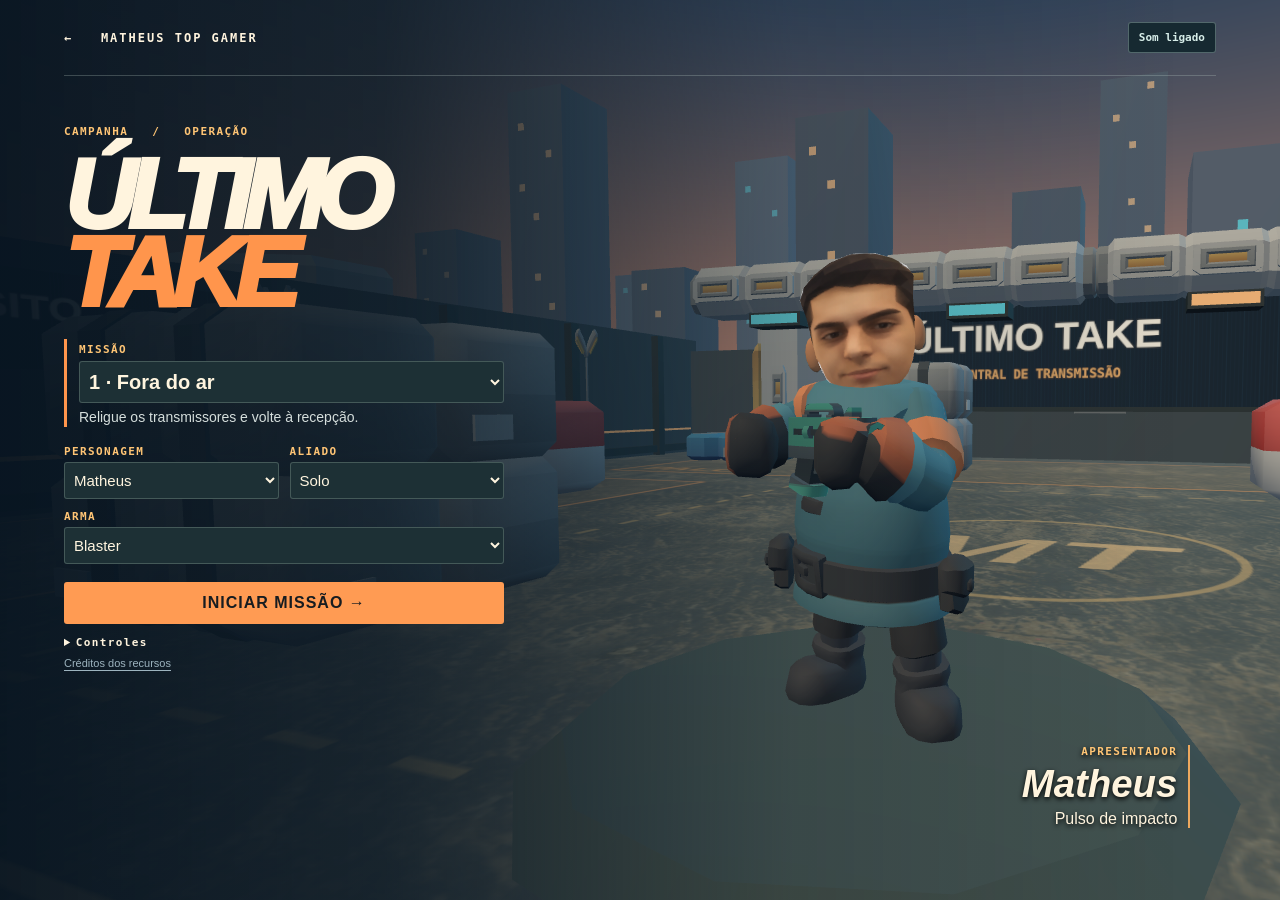
<file: ultimo-take/index.html>
<!doctype html>
<html lang="pt-BR">
  <head>
    <meta charset="utf-8" />
    <meta name="viewport" content="width=device-width,initial-scale=1,viewport-fit=cover" />
    <meta name="theme-color" content="#172328" />
    <link rel="icon" type="image/jpeg" href="../assets/avatar.jpg" />
    <title>Último Take • Matheus Top Gamer</title>
    <link rel="stylesheet" href="style.css" />
  </head>
  <body>
    <canvas id="world" aria-label="Estúdio 3D"></canvas>
    <main id="lobby">
      <header>
        <a href="../">← &nbsp; MATHEUS TOP GAMER</a
        ><button id="soundMenu" class="audio-toggle" type="button">Som ligado</button>
      </header>
      <section class="brief">
        <small>CAMPANHA &nbsp; / &nbsp; OPERAÇÃO</small>
        <h1>ÚLTIMO<br /><em>TAKE</em></h1>
        <div class="mission">
          <label for="mission">MISSÃO</label
          ><select id="mission"></select>
          <p id="summary"></p>
        </div>
        <div class="load">
          <label>PERSONAGEM<select id="hero"></select></label><label>ALIADO<select id="ally"></select></label
          ><label>ARMA<select id="gun"></select></label>
        </div>
        <button id="start" disabled>CARREGANDO ESTÚDIO…</button>
        <details>
          <summary>Controles</summary>
          WASD mover · mouse mirar · clique atirar · E interagir · Q habilidade · R recarregar · C câmera ·
          Esc pausar. No celular, arraste à direita para mirar.
        </details>
        <a class="credits" href="assets/CREDITS.txt">Créditos dos recursos</a>
      </section>
      <aside id="profile">
        <img id="portrait" src="../assets/chainsaw-sam.png" alt="Retrato de Chainsaw Sam" hidden /><small
          id="role"
        ></small
        ><strong id="name"></strong><span id="skill"></span>
      </aside>
    </main>
    <section id="hud" hidden>
      <div class="objective"><small id="chapter"></small><b id="target"></b><span id="distance"></span></div>
      <button id="pauseBtn" aria-label="Pausar">Ⅱ</button>
      <div id="cross">＋</div>
      <div id="notice" role="status"></div>
      <div class="vitals"><strong id="health"></strong><span id="ability"></span></div>
      <div id="weaponState">
        <span>ENERGIA</span><strong id="ammo"></strong><span id="cameraLabel"></span>
      </div>
      <div id="touch">
        <div id="stick"><i></i></div>
        <div class="actions">
          <button data-action="camera">Câmera</button><button data-action="skill">Poder</button
          ><button data-action="use">Usar</button><button data-action="reload">Recarga</button
          ><button data-action="fire">Atirar</button>
        </div>
      </div>
    </section>
    <dialog id="panel">
      <small>OPERAÇÃO ÚLTIMO TAKE</small>
      <h2></h2>
      <p></p>
      <button id="resume">Continuar</button><button id="soundPause" type="button">Som ligado</button
      ><button id="back">Seleção da partida</button>
    </dialog>
    <script type="module" src="main.js"></script>
  </body>
</html>
</file>
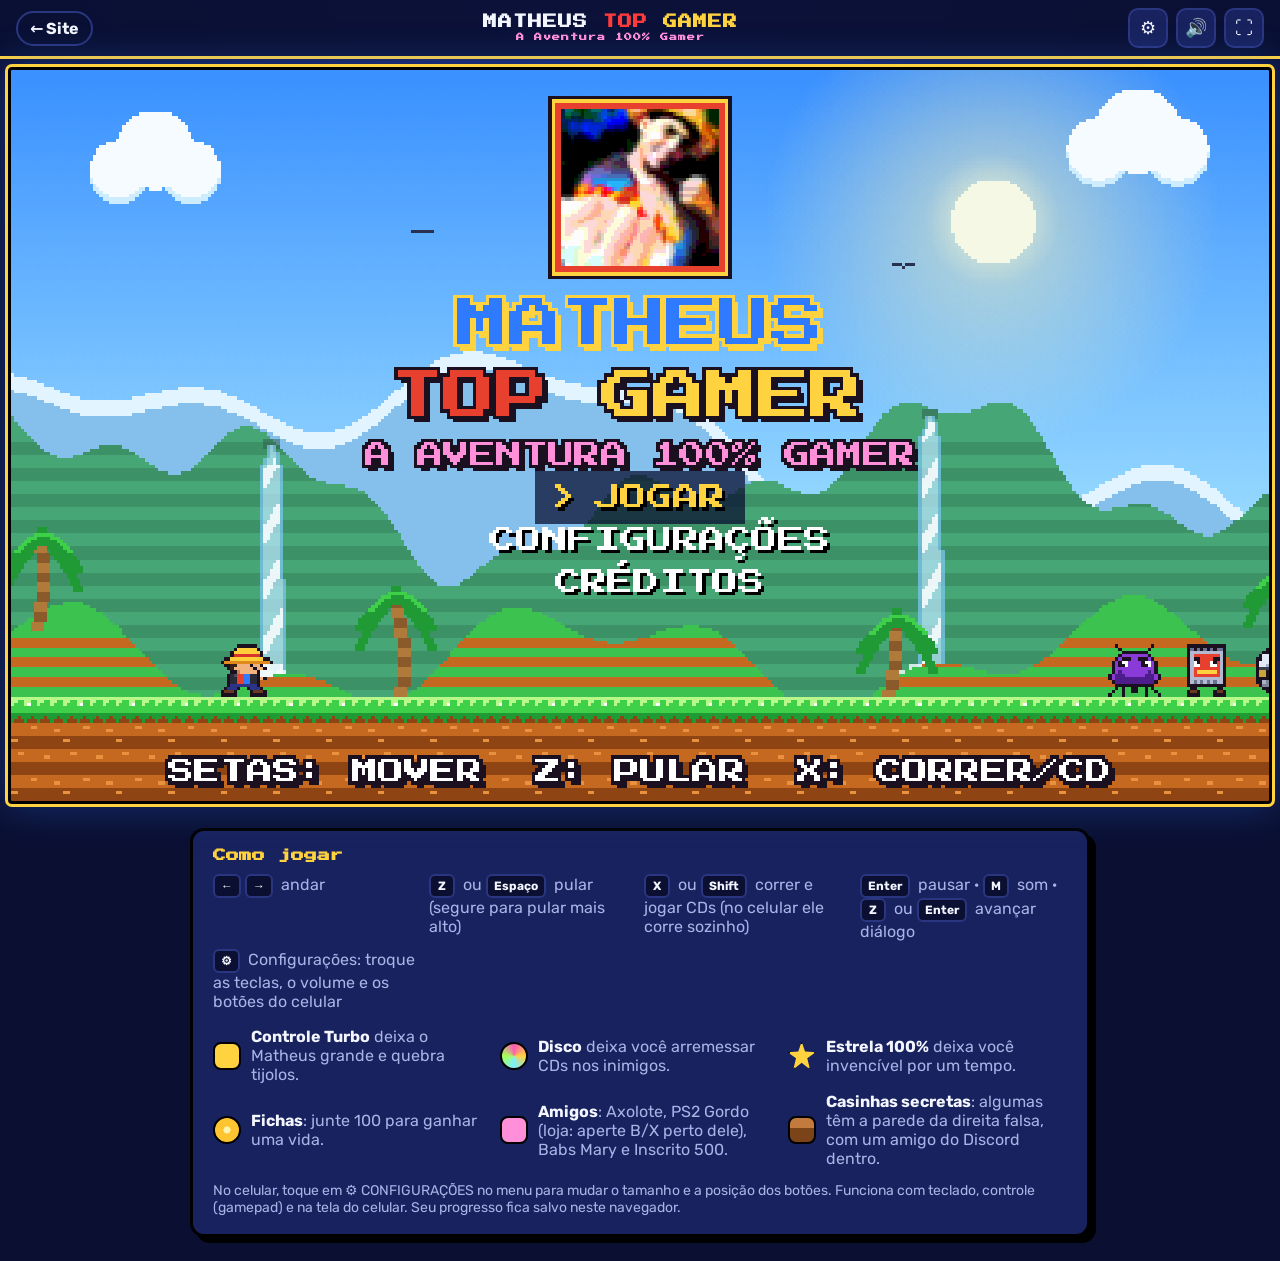
<file: jogo.html>
<!doctype html>
<html lang="pt-BR">
<head>
  <meta charset="utf-8">
  <meta name="viewport" content="width=device-width, initial-scale=1, viewport-fit=cover">
  <title>Matheus Top Gamer: A Aventura</title>
  <meta name="description" content="Jogo de plataforma 2D do canal Matheus Top Gamer Entretenimentos: 2 mundos, 8 fases, 2 chefões e muita zoeira. Jogue no navegador, no PC ou no celular.">
  <meta property="og:title" content="Matheus Top Gamer: A Aventura 100% Gamer">
  <meta property="og:description" content="Jogo de plataforma 2D do canal: 8 fases e 2 chefões. Jogue no navegador!">
  <meta property="og:image" content="assets/banner.jpg">
  <meta name="theme-color" content="#0b1033">
  <link rel="icon" href="assets/avatar.jpg">
  <link rel="preconnect" href="https://fonts.googleapis.com">
  <link rel="preconnect" href="https://fonts.gstatic.com" crossorigin>
  <link href="https://fonts.googleapis.com/css2?family=Press+Start+2P&family=Rubik:wght@400;700;900&display=swap" rel="stylesheet">
  <link rel="stylesheet" href="game/game.css">
</head>
<body>
  <header class="g-top">
    <a href="./" class="g-back" aria-label="Voltar ao site">← <span>Site</span></a>
    <h1>MATHEUS <span class="r">TOP</span> <span class="y">GAMER</span><small>A Aventura 100% Gamer</small></h1>
    <div class="g-tools">
      <button id="btn-cfg" class="g-btn" aria-label="Configurações">⚙</button>
      <button id="btn-mute" class="g-btn" aria-label="Ligar ou desligar o som">🔊</button>
      <button id="btn-full" class="g-btn" aria-label="Tela cheia">⛶</button>
    </div>
  </header>

  <main class="g-stage">
    <div class="g-frame">
      <div id="live" class="g-live" hidden></div>
      <canvas id="game" width="384" height="224" aria-label="Jogo Matheus Top Gamer"></canvas>
    </div>

    <div class="touch" aria-hidden="true">
      <div class="dpad" id="dpad"><span class="l">◀</span><span class="r">▶</span></div>
      <button class="tbtn pause" data-k="start">❚❚</button>
      <div class="ab">
        <button class="tbtn b" data-k="run">B<small>CD</small></button>
        <button class="tbtn a" data-k="jump">A<small>pular</small></button>
      </div>
    </div>

    <section class="g-help">
      <h2>Como jogar</h2>
      <ul class="keys">
        <li><kbd>←</kbd><kbd>→</kbd> andar</li>
        <li><kbd>Z</kbd> ou <kbd>Espaço</kbd> pular (segure para pular mais alto)</li>
        <li><kbd>X</kbd> ou <kbd>Shift</kbd> correr e jogar CDs (no celular ele corre sozinho)</li>
        <li><kbd>Enter</kbd> pausar · <kbd>M</kbd> som · <kbd>Z</kbd> ou <kbd>Enter</kbd> avançar diálogo</li>
        <li><kbd>⚙</kbd> Configurações: troque as teclas, o volume e os botões do celular</li>
      </ul>
      <ul class="items">
        <li><b class="i-pad"></b><span><strong>Controle Turbo</strong> deixa o Matheus grande e quebra tijolos.</span></li>
        <li><b class="i-cd"></b><span><strong>Disco</strong> deixa você arremessar CDs nos inimigos.</span></li>
        <li><b class="i-star"></b><span><strong>Estrela 100%</strong> deixa você invencível por um tempo.</span></li>
        <li><b class="i-coin"></b><span><strong>Fichas</strong>: junte 100 para ganhar uma vida.</span></li>
        <li><b class="i-npc"></b><span><strong>Amigos</strong>: Axolote, PS2 Gordo (loja: aperte B/X perto dele), Babs Mary e Inscrito 500.</span></li>
        <li><b class="i-house"></b><span><strong>Casinhas secretas</strong>: algumas têm a parede da direita falsa, com um amigo do Discord dentro.</span></li>
      </ul>
      <p class="tip">No celular, toque em ⚙ CONFIGURAÇÕES no menu para mudar o tamanho e a posição dos botões. Funciona com teclado, controle (gamepad) e na tela do celular. Seu progresso fica salvo neste navegador.</p>
    </section>
  </main>

  <script src="game/art.js"></script>
  <script src="game/audio.js"></script>
  <script src="game/levels.js"></script>
  <script src="game/main.js"></script>
</body>
</html>
</file>
<file: ultimo-take/style.css>
* {
  box-sizing: border-box;
}
html,
body {
  margin: 0;
  height: 100%;
  overflow: hidden;
  background: #182a30;
  color: #fff4de;
  font-family: Arial, Helvetica, sans-serif;
}
button,
select,
summary,
a {
  cursor: pointer;
}
button,
select {
  font: inherit;
}
canvas {
  width: 100%;
  height: 100%;
  display: block;
  touch-action: none;
}
#lobby,
#hud {
  position: absolute;
  inset: 0;
}
#lobby {
  background: linear-gradient(
    90deg,
    rgba(10, 20, 24, 0.96),
    rgba(13, 25, 31, 0.89) 24%,
    rgba(16, 29, 34, 0.18) 61%,
    transparent
  );
  overflow: auto;
}
header {
  display: flex;
  justify-content: space-between;
  align-items: center;
  margin: 0 5vw;
  padding: 22px 0;
  border-bottom: 1px solid #c0d4cb42;
  font: bold 12px monospace;
  letter-spacing: 2px;
}
a {
  color: inherit;
  text-decoration: none;
}
.signal {
  color: #ffd396;
}
small,
label,
summary,
#cameraLabel {
  font: bold 11px monospace;
  letter-spacing: 1.4px;
}
small,
label {
  color: #ffc575;
}
.brief {
  margin: clamp(16px, 5vh, 52px) 5vw;
  width: min(440px, 43vw);
}
h1 {
  font:
    italic 1000 clamp(53px, 7.7vw, 114px) / 0.79 Arial,
    sans-serif;
  letter-spacing: -0.085em;
  margin: 18px 0 26px;
}
h1 em {
  color: #ff954c;
}
.mission {
  border-left: 3px solid #ff954c;
  padding-left: 12px;
}
.mission select {
  font-weight: bold;
  font-size: 20px;
}
.mission p {
  font-size: 14px;
  line-height: 1.4;
  margin: 5px 0;
  color: #d5dedc;
}
select {
  display: block;
  color: #fff5df;
  background: #1d3035;
  border: 1px solid #70878277;
  border-radius: 3px;
  width: 100%;
  padding: 8px 5px;
  margin-top: 4px;
}
.load {
  display: grid;
  grid-template-columns: 1fr 1fr;
  gap: 11px;
  margin: 18px 0;
}
.load label:last-child {
  grid-column: span 2;
}
.load select {
  font: 15px Arial;
}
button {
  border: 0;
  border-radius: 3px;
  background: #ff9b53;
  color: #171c20;
  font-weight: 800;
  padding: 12px 18px;
}
#start {
  width: 100%;
  letter-spacing: 1px;
}
details {
  margin-top: 12px;
  font-size: 13px;
  line-height: 1.5;
}
#profile {
  position: absolute;
  right: 7vw;
  bottom: 8vh;
  text-align: right;
  display: grid;
  gap: 4px;
  text-shadow: 0 2px 5px #000;
}
#profile strong {
  font: italic 900 clamp(24px, 3vw, 48px) Arial;
}
#profile img {
  width: 58px;
  border-radius: 50%;
  justify-self: end;
}
#hud {
  pointer-events: none;
}
#hud button,
#stick {
  pointer-events: auto;
}
#pauseBtn {
  position: absolute;
  right: 18px;
  top: 18px;
}
.objective,
.vitals {
  position: absolute;
  padding: 12px 16px;
  background: #122127e8;
  border-left: 3px solid #ff9b53;
}
.objective,
.vitals {
  display: grid;
  gap: 5px;
  left: 16px;
}
.objective {
  top: 16px;
  max-width: 75%;
}
.vitals {
  bottom: 16px;
}
#cameraLabel {
  font-size: 10px;
  color: #9cb8bc;
}
#weaponState {
  position: absolute;
  right: 16px;
  bottom: 16px;
  display: grid;
  gap: 4px;
  min-width: 126px;
  padding: 11px 13px;
  text-align: right;
  background: #101e28e8;
  border-right: 3px solid #6ad6cb;
}
#weaponState > span:first-child {
  color: #9bd5cf;
  font: 700 10px monospace;
  letter-spacing: 1.2px;
}
#ammo {
  font: 800 clamp(17px, 3vw, 29px) monospace;
  letter-spacing: -0.04em;
}
#ammo.low {
  color: #ffbb82;
}
.audio-toggle {
  padding: 8px 10px;
  border: 1px solid #a0b8b470;
  background: #162931;
  color: #d7ede8;
  font: 700 11px monospace;
}
#panel .audio-toggle,
#soundPause {
  background: #273e48;
  color: #d6eee8;
}

#cross,
#notice {
  position: absolute;
  left: 50%;
  top: 50%;
  transform: translate(-50%, -50%);
  text-shadow: 0 1px 4px #000;
}
#notice {
  top: 68%;
  text-align: center;
  color: #ffda91;
  font-weight: bold;
}
dialog {
  background: #172a31;
  color: #fff9e7;
  padding: 28px;
  border: 1px solid #648080;
  border-radius: 5px;
  width: min(400px, 90%);
}
dialog::backdrop {
  background: #0a151abb;
}
dialog button {
  display: block;
  width: 100%;
  margin-top: 8px;
}
#back {
  background: #344951;
  color: white;
}
#touch {
  display: none;
}
#stick {
  width: 92px;
  height: 92px;
  position: absolute;
  bottom: 22px;
  left: 22px;
  background: #182b3680;
  border: 2px solid #ddd8;
  border-radius: 50%;
  touch-action: none;
  display: grid;
  place-items: center;
}
#stick i {
  background: #fff8;
  width: 30px;
  height: 30px;
  border-radius: 50%;
}
.actions {
  position: absolute;
  right: 12px;
  bottom: 18px;
  display: grid;
  grid-template-columns: 1fr 1fr;
  gap: 5px;
}
.actions button {
  touch-action: none;
  padding: 10px;
  background: #243f4cdd;
  color: white;
}
.actions button:last-child {
  background: #d77737;
}
button:focus-visible,
select:focus-visible {
  outline: 3px solid #fff;
}
[hidden] {
  display: none !important;
}
@media (pointer: coarse) {
  #touch {
    display: block;
  }
  .vitals {
    bottom: 130px;
  }
  #weaponState {
    bottom: 170px;
  }
}
@media (max-width: 650px) {
  header {
    padding: 14px 0;
    font-size: 9px;
  }
  .brief {
    width: 55vw;
    margin-top: 18px;
  }
  #profile {
    right: 3vw;
    bottom: 15vh;
    max-width: 35vw;
  }
  .load {
    grid-template-columns: 1fr;
    gap: 5px;
    margin: 10px 0;
  }
  .load label:last-child {
    grid-column: auto;
  }
  h1 {
    font-size: 53px;
  }
  .mission select {
    font-size: 16px;
  }
  .brief small {
    font-size: 9px;
  }
}
@media (max-height: 550px) {
  .brief {
    margin-top: 10px;
  }
  h1 {
    font-size: 40px;
    margin: 8px 0;
  }
  h1 br {
    display: none;
  }
  .load {
    margin: 7px 0;
    gap: 5px;
  }
  .load label:last-child {
    grid-column: auto;
  }
  .load {
    grid-template-columns: repeat(3, 1fr);
  }
  header {
    padding: 10px 0;
  }
}

#hud::before {
  content: '';
  position: absolute;
  inset: 0;
  pointer-events: none;
  box-shadow: inset 0 0 15vmin 3vmin #d04434;
  opacity: var(--damage, 0);
}
#cross.hit {
  color: #ffaf65;
  transform: translate(-50%, -50%) rotate(45deg) scale(1.3);
  text-shadow: 0 0 6px #bd492b;
}

#lobby {
  background: linear-gradient(90deg, #081521f7 0%, #101d28dc 30%, #0e1b2629 62%, transparent 92%);
}
#profile strong {
  display: block;
}
#profile {
  border-right: 2px solid #eda85e;
  padding-right: 11px;
}
@media (pointer: coarse) {
  .vitals {
    bottom: 138px;
  }
  .actions button:last-child {
    grid-column: span 2;
  }
}

.credits {
  display: inline-block;
  margin-top: 8px;
  color: #9db4bf;
  font-size: 11px;
  text-decoration: underline;
  text-underline-offset: 3px;
}
</file>
<file: game/game.css>
:root {
  --bg: #0b1033;
  --bg-2: #121a4d;
  --card: #18225e;
  --ink: #f4f6ff;
  --muted: #aab3e6;
  --yellow: #ffd23f;
  --red: #ff3b3b;
  --blue: #2f7bff;
  --pink: #ff8fd8;
  --line: #2a3680;
}
* { box-sizing: border-box; }
html, body { margin: 0; }
body {
  background: radial-gradient(circle at 50% -20%, #1d2a7a 0, var(--bg) 60%) fixed, var(--bg);
  color: var(--ink);
  font-family: "Rubik", system-ui, sans-serif;
  min-height: 100vh;
  -webkit-tap-highlight-color: transparent;
}

.g-top {
  display: flex; align-items: center; justify-content: space-between; gap: 12px;
  padding: 8px 16px; border-bottom: 3px solid var(--yellow); background: rgba(11, 16, 51, 0.9);
}
.g-top h1 {
  margin: 0; font-family: "Press Start 2P", monospace; font-size: 14px; letter-spacing: 1px; text-align: center; line-height: 1.4;
}
.g-top h1 .r { color: var(--red); }
.g-top h1 .y { color: var(--yellow); }
.g-top h1 small { display: block; font-size: 8px; color: var(--pink); letter-spacing: 1px; }
.g-back {
  color: var(--ink); text-decoration: none; font-weight: 700; padding: 6px 12px; border-radius: 999px; border: 2px solid var(--line); white-space: nowrap;
}
.g-back:hover { background: var(--yellow); color: #111; border-color: var(--yellow); }
.g-tools { display: flex; gap: 8px; }
.g-btn {
  width: 40px; height: 40px; border-radius: 10px; border: 2px solid var(--line); background: var(--card); color: var(--ink);
  font-size: 18px; cursor: pointer; display: grid; place-items: center;
}
.g-btn:hover { border-color: var(--yellow); }

.g-stage { display: flex; flex-direction: column; align-items: center; padding: 8px 8px 24px; }
.g-stage:fullscreen { background: #000; justify-content: center; padding: 0; }
.g-stage:fullscreen .g-help { display: none; }
.g-frame { position: relative; line-height: 0; }
#game {
  display: block; image-rendering: pixelated; image-rendering: crisp-edges;
  border: 3px solid #000; outline: 3px solid var(--yellow); border-radius: 4px; background: #000;
  box-shadow: 0 0 40px rgba(47, 123, 255, 0.35); touch-action: none; cursor: pointer;
}
.g-stage:fullscreen #game { border: 0; outline: 0; border-radius: 0; }
/* fase da live: o vídeo do YouTube fica atrás do jogo */
.g-live { position: absolute; inset: 3px; z-index: 0; overflow: hidden; border-radius: 2px; background: #000; }
.g-live iframe { width: 100%; height: 100%; border: 0; pointer-events: none; }
.g-stage:fullscreen .g-live { inset: 0; }
#game { position: relative; z-index: 1; }
/* botões e telas por cima do jogo (o canvas fica na camada 1 por causa da live) */
.touch { position: relative; z-index: 10; }
.live-on #game { background: transparent; }

/* ---------------- controles de toque ---------------- */
.touch { display: none; }
.is-touch .touch {
  display: flex; justify-content: space-between; align-items: center; width: 100%; max-width: 680px;
  padding: 14px max(14px, env(safe-area-inset-right)) max(14px, env(safe-area-inset-bottom)) max(14px, env(safe-area-inset-left));
  gap: 12px; user-select: none; -webkit-user-select: none; -webkit-touch-callout: none; touch-action: none;
}
.dpad {
  position: relative; flex: none; width: calc(min(184px, 40vw) * var(--ts, 1)); height: calc(96px * var(--ts, 1)); border-radius: calc(48px * var(--ts, 1)); background: var(--card); border: 3px solid #000;
  box-shadow: 4px 4px 0 #000; display: flex; touch-action: none;
}
.dpad::after { content: ""; position: absolute; left: 50%; top: 18px; bottom: 18px; width: 3px; margin-left: -1px; background: var(--line); border-radius: 2px; }
.dpad span { flex: 1; display: grid; place-items: center; font-size: calc(30px * var(--ts, 1)); color: var(--muted); pointer-events: none; transition: color .05s; }
.dpad[data-dir="l"] .l, .dpad[data-dir="r"] .r { color: var(--yellow); }
.dpad[data-dir="l"] { box-shadow: inset 60px 0 0 rgba(255, 210, 63, 0.12), 4px 4px 0 #000; }
.dpad[data-dir="r"] { box-shadow: inset -60px 0 0 rgba(255, 210, 63, 0.12), 4px 4px 0 #000; }
.ab { display: flex; flex: none; gap: 14px; align-items: flex-end; }
.tbtn {
  width: calc(76px * var(--ts, 1)); height: calc(76px * var(--ts, 1)); border-radius: 50%; border: 3px solid #000; box-shadow: 4px 4px 0 #000; color: #fff;
  font: 900 calc(26px * var(--ts, 1)) "Rubik", sans-serif; display: flex; flex-direction: column; align-items: center; justify-content: center; touch-action: none; line-height: 1;
  flex: none; pointer-events: auto;
}
.tbtn small { font-size: 10px; font-weight: 700; margin-top: 3px; text-transform: uppercase; }
.tbtn.a { width: calc(90px * var(--ts, 1)); height: calc(90px * var(--ts, 1)); font-size: calc(30px * var(--ts, 1)); background: var(--red); margin-bottom: calc(22px * var(--ts, 1)); }
.tbtn.b { background: var(--blue); }
.tbtn.pause { width: 40px; height: 40px; font-size: 13px; background: var(--card); align-self: flex-start; }
@media (max-width: 400px) { .tbtn { width: calc(68px * var(--ts, 1)); height: calc(68px * var(--ts, 1)); } .tbtn.a { width: calc(80px * var(--ts, 1)); height: calc(80px * var(--ts, 1)); } .is-touch .touch { gap: 6px; padding-left: 10px; padding-right: 10px; } }
.tbtn.on { transform: translate(2px, 2px) scale(0.96); box-shadow: 2px 2px 0 #000; filter: brightness(1.3); }

@media (orientation: landscape) and (pointer: coarse) {
  .is-touch .g-top { display: none; }
  .is-touch .g-stage { padding: 0; height: 100vh; height: 100dvh; justify-content: center; }
  .is-touch .g-help { display: none; }
  .is-touch .touch {
    position: fixed; inset: auto 0 0 0; max-width: none; pointer-events: none;
    padding: 0 max(16px, env(safe-area-inset-right)) max(12px, env(safe-area-inset-bottom)) max(16px, env(safe-area-inset-left));
  }
  .is-touch .touch > * { pointer-events: auto; opacity: var(--ta, 0.72); }
  .is-touch .tbtn.pause { position: fixed; top: max(10px, env(safe-area-inset-top)); right: max(10px, env(safe-area-inset-right)); }
}

/* canhoto: pular/CD na esquerda e setas na direita */
.lefty .touch { flex-direction: row-reverse; }
.lefty .ab { flex-direction: row-reverse; }
/* posição escolhida pelo jogador (centro do botão em % da tela) */
.touch-custom .touch .dpad, .touch-custom .touch .ab > .tbtn { position: fixed; margin: 0; transform: translate(-50%, -50%); z-index: 10; opacity: var(--ta, 0.72); }
.touch-custom .touch .tbtn.on { transform: translate(-50%, -50%) scale(0.94); }
.touch-edit .touch .dpad, .touch-edit .touch .ab > .tbtn { opacity: 1; outline: 3px dashed var(--yellow); outline-offset: 4px; cursor: grab; }
.touch-edit .touch .drag { outline-color: #fff; filter: brightness(1.25); }
.touch-edit .tbtn.pause { visibility: hidden; }
.tedit {
  position: fixed; z-index: 30; top: max(10px, env(safe-area-inset-top)); left: 50%; transform: translateX(-50%);
  display: flex; align-items: center; gap: 10px; padding: 8px 8px 8px 12px; background: #0b1033;
  font: 9px/1.5 "Press Start 2P", monospace; color: #fff; text-shadow: 2px 2px 0 #000; white-space: nowrap; max-width: calc(100vw - 20px);
  box-shadow: 0 -4px 0 #000, 0 4px 0 #000, -4px 0 0 #000, 4px 0 0 #000, inset 0 0 0 3px var(--yellow), 6px 8px 0 rgba(0, 0, 0, 0.5);
}
.tedit[hidden] { display: none; }
.tedit span { overflow: hidden; text-overflow: ellipsis; }

/* ---------------- configurações (visual pixel do jogo) ---------------- */
.cfg {
  position: fixed; inset: 0; z-index: 40; display: grid; place-items: center; padding: 14px;
  background:
    repeating-linear-gradient(0deg, rgba(0, 0, 0, 0.25) 0 2px, transparent 2px 4px),
    rgba(4, 6, 24, 0.78);
  font-family: "Press Start 2P", monospace; color: #fff;
}
.cfg[hidden] { display: none; }
.cfg button, .cfg input, .cfg output { font-family: "Press Start 2P", monospace; }
.cfg-box {
  width: min(540px, calc(100% - 8px)); max-height: calc(100dvh - 32px); display: flex; flex-direction: column;
  background: #121a4d linear-gradient(180deg, #1a2566 0, #121a4d 120px);
  image-rendering: pixelated;
  /* borda pixelada: cantos recortados + contorno amarelo e sombra dura */
  box-shadow:
    0 -4px 0 #000, 0 4px 0 #000, -4px 0 0 #000, 4px 0 0 #000,
    inset 0 0 0 3px var(--yellow), inset 0 0 0 6px #000, inset 0 0 0 8px #2a3680,
    8px 10px 0 rgba(0, 0, 0, 0.55);
}
.cfg-head {
  display: flex; align-items: center; justify-content: space-between; gap: 10px; margin: 8px 8px 0; padding: 10px 10px 10px 14px;
  background: repeating-linear-gradient(90deg, #ff3b3b 0 8px, #d42a2a 8px 16px);
  box-shadow: inset 0 -4px 0 rgba(0, 0, 0, 0.35), inset 0 4px 0 rgba(255, 255, 255, 0.2);
}
.cfg-head h2 { margin: 0; font-size: 12px; line-height: 1.4; color: var(--yellow); text-shadow: 2px 2px 0 #000, -1px -1px 0 #000, 1px -1px 0 #000, -1px 1px 0 #000; letter-spacing: 1px; }
.cfg-x {
  width: 30px; height: 30px; padding: 0; border: 0; background: #0b1033; color: #fff; font-size: 11px; cursor: pointer; flex: none;
  box-shadow: inset 0 0 0 3px #000, inset 3px 3px 0 3px #2a3680, 3px 3px 0 #000;
}
.cfg-x:hover { background: var(--yellow); color: #111; }
.cfg-tabs { display: flex; gap: 6px; padding: 10px 14px 0; }
.cfg-tabs button {
  flex: 1; padding: 10px 4px 9px; border: 0; background: #0b1033; color: #aab3e6; font-size: 8px; line-height: 1.3; cursor: pointer; white-space: nowrap;
  box-shadow: inset 0 0 0 3px #000, inset 0 -3px 0 3px #060a24;
}
.cfg-tabs button:hover { color: #fff; }
.cfg-tabs button.on {
  background: var(--yellow); color: #111; transform: translateY(2px);
  box-shadow: inset 0 0 0 3px #000, inset 0 3px 0 3px #fff3a6, inset 0 -3px 0 3px #c99a00;
}
.cfg-pane {
  margin: 0 14px; padding: 14px 12px; overflow-y: auto; display: grid; gap: 12px; background: #0b1033;
  box-shadow: inset 0 0 0 3px #000, inset 0 4px 0 3px #060a24;
  scrollbar-color: var(--yellow) #0b1033;
}
.cfg-pane[hidden] { display: none; }
.cfg-note { margin: 0; color: #ff8fd8; font-size: 8px; line-height: 1.7; }
.cfg-row { display: flex; align-items: center; justify-content: space-between; gap: 12px; font-size: 9px; line-height: 1.5; color: #fff; text-shadow: 2px 2px 0 #000; cursor: pointer; }
.cfg-row small { display: block; color: #aab3e6; font-size: 7px; margin-top: 4px; line-height: 1.5; text-shadow: none; }
.cfg-range { display: flex; align-items: center; gap: 8px; flex: none; }
.cfg-range output { width: 46px; text-align: right; color: var(--yellow); font-size: 9px; }
/* barra de volume/tamanho em pixel */
.cfg input[type=range] {
  -webkit-appearance: none; appearance: none; width: min(170px, 34vw); height: 14px; margin: 0; background: transparent; cursor: pointer;
}
.cfg input[type=range]::-webkit-slider-runnable-track {
  height: 14px; box-shadow: inset 0 0 0 3px #000;
  background: linear-gradient(90deg, #2fd06a 0 var(--p, 0%), transparent var(--p, 0%)), repeating-linear-gradient(90deg, #2a3680 0 6px, #1c2668 6px 8px);
}
.cfg input[type=range]::-moz-range-track { height: 14px; background: repeating-linear-gradient(90deg, #2a3680 0 6px, #1c2668 6px 8px); box-shadow: inset 0 0 0 3px #000; }
.cfg input[type=range]::-moz-range-progress { height: 14px; background: #2fd06a; box-shadow: inset 0 0 0 3px #000, inset 0 3px 0 3px #7cf0a0; }
.cfg input[type=range]::-webkit-slider-thumb {
  -webkit-appearance: none; appearance: none; width: 16px; height: 22px; margin-top: -4px; border: 0; border-radius: 0; background: var(--yellow);
  box-shadow: inset 0 0 0 3px #000, inset 3px 3px 0 3px #fff3a6, inset -3px -3px 0 3px #c99a00;
}
.cfg input[type=range]::-moz-range-thumb {
  width: 16px; height: 22px; border: 0; border-radius: 0; background: var(--yellow);
  box-shadow: inset 0 0 0 3px #000, inset 3px 3px 0 3px #fff3a6, inset -3px -3px 0 3px #c99a00;
}
/* caixinha de marcar em pixel */
.cfg input[type=checkbox] {
  -webkit-appearance: none; appearance: none; width: 24px; height: 24px; margin: 0; flex: none; cursor: pointer; background: #1c2668;
  box-shadow: inset 0 0 0 3px #000, inset 3px 3px 0 3px #060a24;
}
.cfg input[type=checkbox]:checked {
  background:
    linear-gradient(#000, #000) 6px 11px / 3px 3px no-repeat,
    linear-gradient(#000, #000) 9px 14px / 3px 3px no-repeat,
    linear-gradient(#000, #000) 12px 11px / 3px 3px no-repeat,
    linear-gradient(#000, #000) 15px 8px / 3px 3px no-repeat,
    #2fd06a;
  box-shadow: inset 0 0 0 3px #000, inset 3px 3px 0 3px #7cf0a0;
}
.cfg input:focus-visible, .cfg button:focus-visible { outline: 3px solid #fff; outline-offset: 2px; }
.cfg-keys { display: grid; gap: 8px; }
.cfg-key { display: grid; grid-template-columns: 1fr 86px 86px; gap: 6px; align-items: center; font-size: 8px; line-height: 1.5; text-shadow: 2px 2px 0 #000; }
.cfg-key button {
  height: 32px; padding: 0 4px; border: 0; background: #2a3680; color: #fff; font-size: 9px; cursor: pointer; overflow: hidden; white-space: nowrap;
  box-shadow: inset 0 0 0 3px #000, inset 3px 3px 0 3px #3d4ca8, inset -3px -3px 0 3px #1c2668;
}
.cfg-key button:hover { color: var(--yellow); }
.cfg-key .arr { font: 900 20px/1 "Rubik", sans-serif; }
.cfg-key button.empty { color: #6b74b0; }
.cfg-key button.wait { background: var(--yellow); color: #111; box-shadow: inset 0 0 0 3px #000; animation: cfgblink .5s steps(2) infinite; }
@keyframes cfgblink { 50% { background: #fff; } }
.cfg-btns { display: flex; gap: 10px; flex-wrap: wrap; padding-top: 2px; }
.cfg-b {
  padding: 10px 12px 9px; border: 0; background: #2a3680; color: #fff; font: 8px/1.3 "Press Start 2P", monospace; cursor: pointer;
  box-shadow: inset 0 0 0 3px #000, inset 3px 3px 0 3px #3d4ca8, inset -3px -3px 0 3px #1c2668, 3px 3px 0 #000;
}
.cfg-b.yellow { background: var(--yellow); color: #111; box-shadow: inset 0 0 0 3px #000, inset 3px 3px 0 3px #fff3a6, inset -3px -3px 0 3px #c99a00, 3px 3px 0 #000; }
.cfg-b.big { padding: 12px 22px 11px; font-size: 10px; }
.cfg-b:disabled { opacity: 0.4; cursor: default; }
.cfg-b:active:not(:disabled), .cfg-x:active { transform: translate(3px, 3px); box-shadow: inset 0 0 0 3px #000; }
.cfg-b:hover:not(:disabled):not(.yellow) { color: var(--yellow); }
.cfg-foot { display: flex; justify-content: flex-end; align-items: center; gap: 10px; padding: 12px 14px 16px; }
@media (max-height: 460px) {
  .cfg { padding: 8px; }
  .cfg-head { padding: 6px 8px 6px 12px; } .cfg-head h2 { font-size: 10px; }
  .cfg-tabs { padding-top: 6px; } .cfg-tabs button { padding: 7px 4px 6px; }
  .cfg-pane { padding: 10px 12px; gap: 9px; } .cfg-foot { padding: 8px 14px 12px; }
}
@media (max-width: 380px) {
  .cfg-key { grid-template-columns: 1fr 70px 70px; }
  .cfg-tabs button { font-size: 7px; }
}

/* ---------------- ajuda ---------------- */
.g-help {
  width: 100%; max-width: 900px; margin-top: 24px; background: var(--card); border: 3px solid #000; border-radius: 14px;
  box-shadow: 6px 6px 0 #000; padding: 18px 20px;
}
.g-help h2 { margin: 0 0 12px; font-family: "Press Start 2P", monospace; font-size: 13px; color: var(--yellow); }
.keys, .items { list-style: none; margin: 0; padding: 0; display: grid; gap: 8px; }
.keys { grid-template-columns: repeat(auto-fit, minmax(200px, 1fr)); margin-bottom: 16px; color: var(--muted); }
.is-touch .keys { display: none; }
kbd {
  display: inline-block; min-width: 26px; padding: 3px 6px; margin-right: 4px; border-radius: 6px; background: var(--bg); border: 2px solid var(--line);
  color: var(--ink); font: 700 12px "Rubik", sans-serif; text-align: center;
}
.items { grid-template-columns: repeat(auto-fit, minmax(260px, 1fr)); }
.items li { display: flex; gap: 10px; align-items: center; color: var(--muted); }
.items strong { color: var(--ink); }
.items b { flex: none; width: 28px; height: 28px; border-radius: 8px; border: 2px solid #000; }
.i-pad { background: var(--yellow); }
.i-cd { background: conic-gradient(#ff5ab4, #ffd23f, #7cf0ff, #a6ff5a, #ff5ab4); border-radius: 50% !important; }
.i-star { background: #ffd23f; clip-path: polygon(50% 0, 62% 36%, 100% 38%, 70% 60%, 80% 100%, 50% 76%, 20% 100%, 30% 60%, 0 38%, 38% 36%); }
.i-coin { background: radial-gradient(circle, #fff3b0 0 20%, #ffc531 22% 70%, #c98a00 72%); border-radius: 50% !important; }
.i-npc { background: #ff8fd8; }
.i-house { background: linear-gradient(#c27a3e 0 40%, #7a4418 40%); }
.tip { margin: 14px 0 0; color: var(--muted); font-size: 14px; }

@media (max-width: 560px) {
  .g-top { padding: 8px 10px; }
  .g-top h1 { font-size: 10px; }
  .g-top h1 small { font-size: 7px; }
  .g-back span { display: none; }
  .g-btn { width: 36px; height: 36px; font-size: 16px; }
}
</file>
